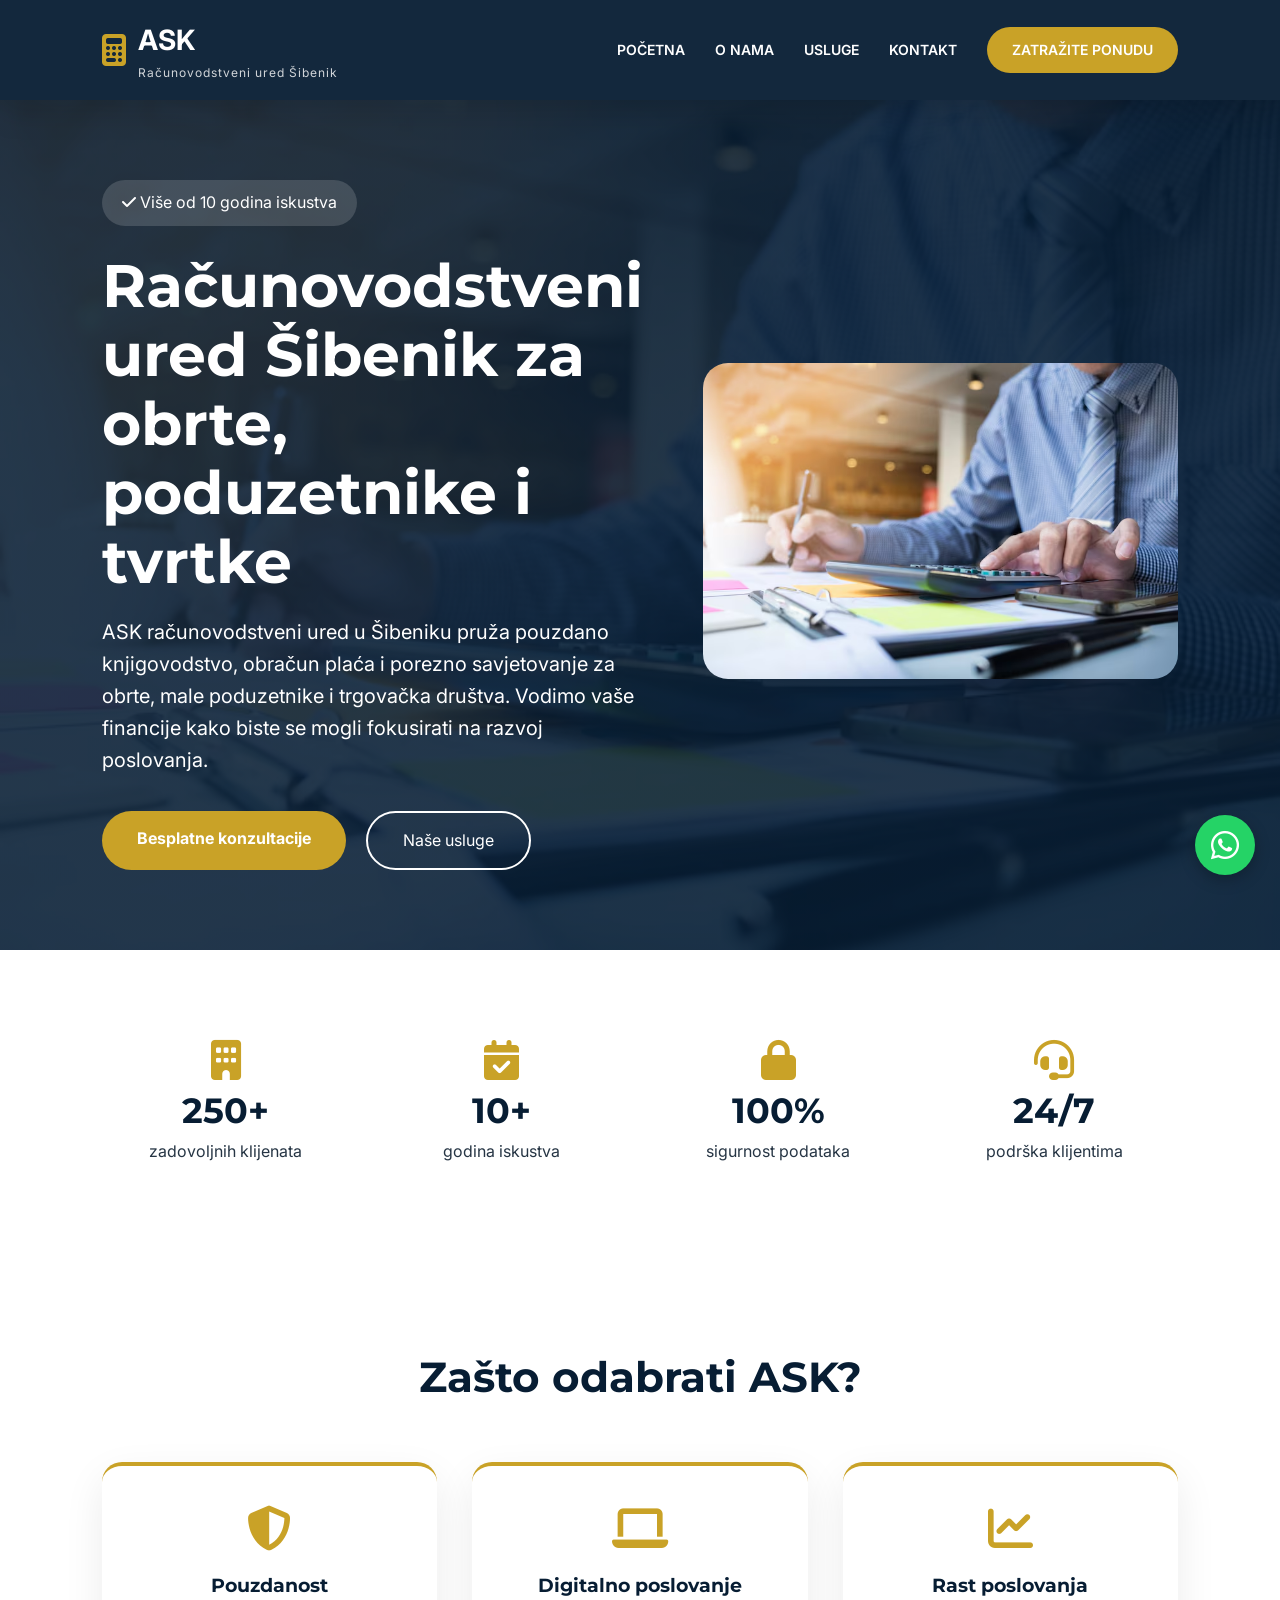
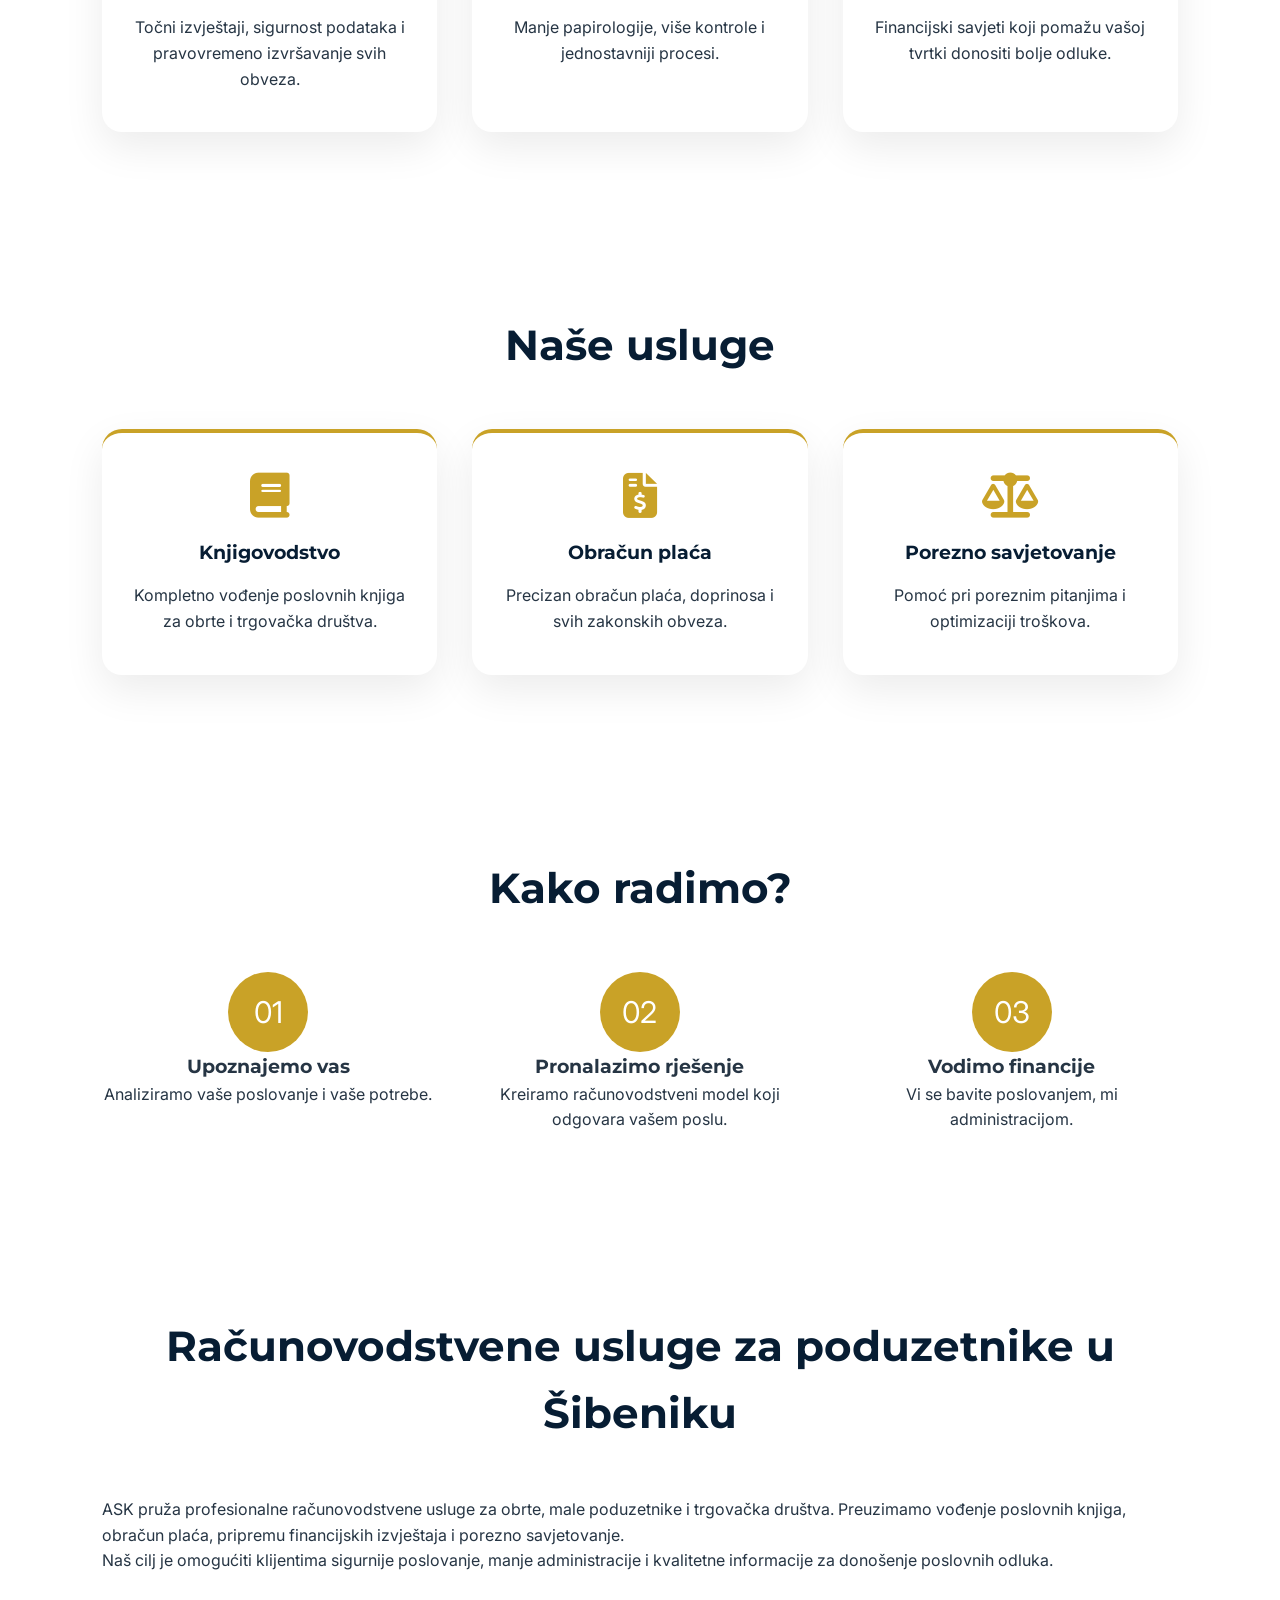
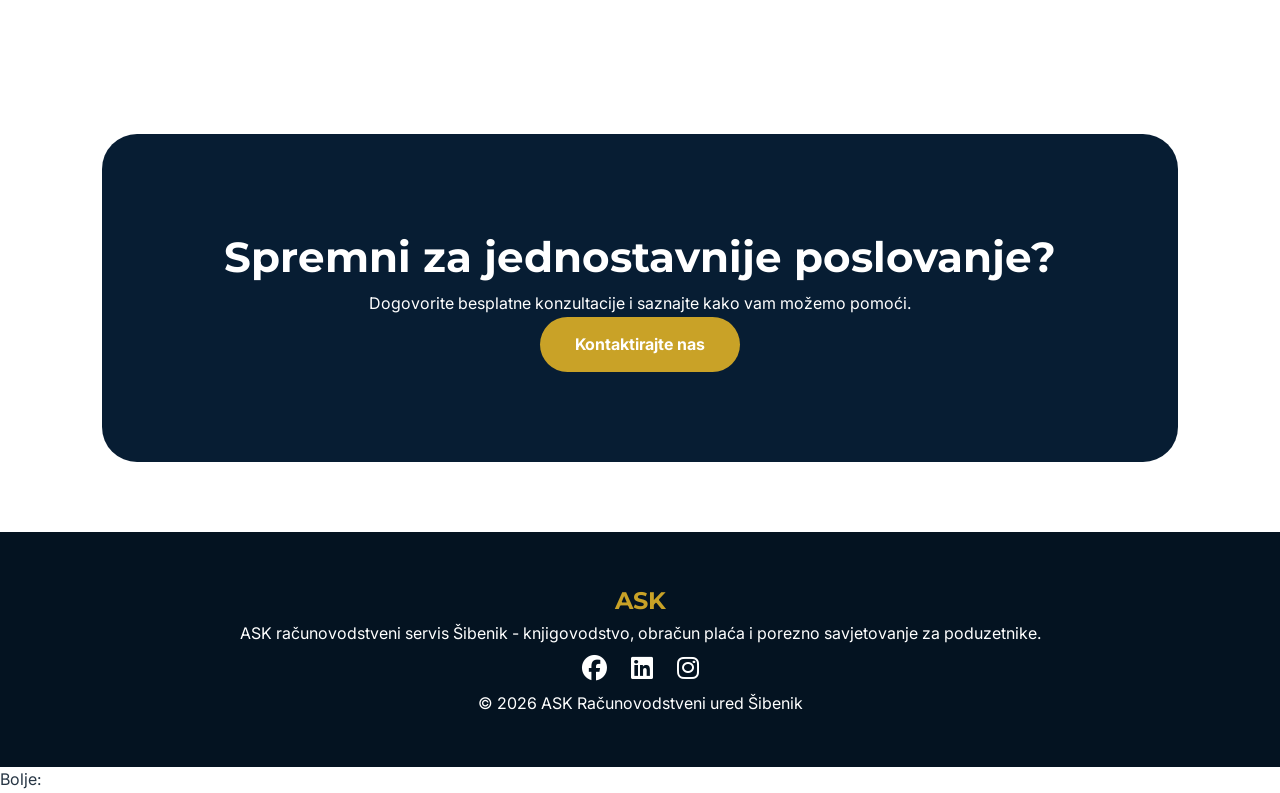
<file: index.html>
<!doctype html>
<html lang="hr">
  <head>
    <meta charset="UTF-8" />

    <meta name="viewport" content="width=device-width, initial-scale=1.0" />
    <meta name="robots" content="index, follow" />

    <meta name="author" content="ASK Računovodstveni servis" />

    <meta name="geo.region" content="HR-15" />

    <meta name="geo.placename" content="Šibenik" />

    <meta name="language" content="Croatian" />
    <meta
      name="description"
      content="ASK računovodstveni ured Šibenik pruža kompletno knjigovodstvo, obračun plaća i porezno savjetovanje za obrte, poduzetnike i tvrtke. Pouzdana podrška više od 10 godina."
    />

    <meta property="og:title" content="ASK Računovodstveni ured Šibenik" />
    <meta
      property="og:description"
      content="Knjigovodstvo, obračun plaća i porezno savjetovanje za obrte i tvrtke."
    />
    <meta
      property="og:image"
      content="https://racunovodstvo-ask.hr/images/slika.jpg"
    />
    <meta property="og:url" content="https://racunovodstvo-ask.hr/" />
    <meta property="og:type" content="website" />
    <meta property="og:locale" content="hr_HR" />
    <link rel="icon" type="image/x-icon" href="images/favicon.ico" />
    <title>
      Računovodstveni ured Šibenik | ASK knjigovodstvo i porezno savjetovanje
    </title>

    <link rel="stylesheet" href="css/style.css" />
    <link rel="canonical" href="https://racunovodstvo-ask.hr/" />
    <link rel="preconnect" href="https://fonts.googleapis.com" />
    <link rel="preconnect" href="https://fonts.gstatic.com" crossorigin />

    <link
      href="https://fonts.googleapis.com/css2?family=Inter:wght@400;500;600;700&family=Montserrat:wght@700;800&display=swap"
      rel="stylesheet"
    />

    <link
      rel="stylesheet"
      href="https://cdnjs.cloudflare.com/ajax/libs/font-awesome/6.5.1/css/all.min.css"
    />
  </head>

  <body>
    <!-- HEADER -->

    <header>
      <a href="index.html" class="logo">
        <i class="fa-solid fa-calculator"></i>

        <div>
          <strong>ASK</strong>

          <span>Računovodstveni ured Šibenik</span>
        </div>
      </a>

      <nav id="menu">
        <a href="index.html">Početna</a>
        <a href="o-nama.html">O nama</a>
        <a href="usluge.html">Usluge</a>
        <a href="kontakt.html">Kontakt</a>

        <a class="nav-btn" href="kontakt.html"> Zatražite ponudu </a>
      </nav>

      <div class="hamburger" onclick="toggleMenu()">
        <i class="fa-solid fa-bars"></i>
      </div>
    </header>

    <!-- HERO -->

    <section class="hero">
      <div class="hero-text">
        <div class="badge">
          <i class="fa-solid fa-check"></i>

          Više od 10 godina iskustva
        </div>

        <h1>Računovodstveni ured Šibenik za obrte, poduzetnike i tvrtke</h1>

        <p>
          ASK računovodstveni ured u Šibeniku pruža pouzdano knjigovodstvo,
          obračun plaća i porezno savjetovanje za obrte, male poduzetnike i
          trgovačka društva. Vodimo vaše financije kako biste se mogli
          fokusirati na razvoj poslovanja.
        </p>

        <div class="hero-buttons">
          <a class="btn" href="kontakt.html"> Besplatne konzultacije </a>

          <a class="outline-btn" href="usluge.html"> Naše usluge </a>
        </div>
      </div>

      <div class="hero-image">
        <img
          src="images/racunovodstveni-ured-sibenik.jpg"
          alt="Računovodstveni ured Šibenik"
        />
      </div>
    </section>

    <!-- TRUST -->

    <section class="trust">
      <div>
        <i class="fa-solid fa-building"></i>

        <h3>250+</h3>

        <p>zadovoljnih klijenata</p>
      </div>

      <div>
        <i class="fa-solid fa-calendar-check"></i>

        <h3>10+</h3>

        <p>godina iskustva</p>
      </div>

      <div>
        <i class="fa-solid fa-lock"></i>

        <h3>100%</h3>

        <p>sigurnost podataka</p>
      </div>

      <div>
        <i class="fa-solid fa-headset"></i>

        <h3>24/7</h3>

        <p>podrška klijentima</p>
      </div>
    </section>

    <!-- WHY -->

    <section>
      <h2 class="title">Zašto odabrati ASK?</h2>

      <div class="cards">
        <div class="card">
          <i class="fa-solid fa-shield-halved"></i>

          <h3>Pouzdanost</h3>

          <p>
            Točni izvještaji, sigurnost podataka i pravovremeno izvršavanje svih
            obveza.
          </p>
        </div>

        <div class="card">
          <i class="fa-solid fa-laptop"></i>

          <h3>Digitalno poslovanje</h3>

          <p>Manje papirologije, više kontrole i jednostavniji procesi.</p>
        </div>

        <div class="card">
          <i class="fa-solid fa-chart-line"></i>

          <h3>Rast poslovanja</h3>

          <p>
            Financijski savjeti koji pomažu vašoj tvrtki donositi bolje odluke.
          </p>
        </div>
      </div>
    </section>

    <!-- SERVICES -->

    <section class="services-section">
      <h2 class="title">Naše usluge</h2>

      <div class="cards">
        <div class="card">
          <i class="fa-solid fa-book"></i>

          <h3>Knjigovodstvo</h3>

          <p>
            Kompletno vođenje poslovnih knjiga za obrte i trgovačka društva.
          </p>
        </div>

        <div class="card">
          <i class="fa-solid fa-file-invoice-dollar"></i>

          <h3>Obračun plaća</h3>

          <p>Precizan obračun plaća, doprinosa i svih zakonskih obveza.</p>
        </div>

        <div class="card">
          <i class="fa-solid fa-scale-balanced"></i>

          <h3>Porezno savjetovanje</h3>

          <p>Pomoć pri poreznim pitanjima i optimizaciji troškova.</p>
        </div>
      </div>
    </section>

    <!-- PROCESS -->

    <section class="process">
      <h2 class="title">Kako radimo?</h2>

      <div class="steps">
        <div>
          <span>01</span>

          <h3>Upoznajemo vas</h3>

          <p>Analiziramo vaše poslovanje i vaše potrebe.</p>
        </div>

        <div>
          <span>02</span>

          <h3>Pronalazimo rješenje</h3>

          <p>Kreiramo računovodstveni model koji odgovara vašem poslu.</p>
        </div>

        <div>
          <span>03</span>

          <h3>Vodimo financije</h3>

          <p>Vi se bavite poslovanjem, mi administracijom.</p>
        </div>
      </div>
    </section>

    <!-- CTA -->

    <section>
      <h2 class="title">Računovodstvene usluge za poduzetnike u Šibeniku</h2>

      <p>
        ASK pruža profesionalne računovodstvene usluge za obrte, male
        poduzetnike i trgovačka društva. Preuzimamo vođenje poslovnih knjiga,
        obračun plaća, pripremu financijskih izvještaja i porezno savjetovanje.
      </p>

      <p>
        Naš cilj je omogućiti klijentima sigurnije poslovanje, manje
        administracije i kvalitetne informacije za donošenje poslovnih odluka.
      </p>
    </section>

    <section class="cta">
      <h2>Spremni za jednostavnije poslovanje?</h2>

      <p>
        Dogovorite besplatne konzultacije i saznajte kako vam možemo pomoći.
      </p>

      <a class="btn" href="kontakt.html"> Kontaktirajte nas </a>
    </section>

    <!-- FOOTER -->

    <footer>
      <h2>ASK</h2>

      <p>
        ASK računovodstveni servis Šibenik - knjigovodstvo, obračun plaća i
        porezno savjetovanje za poduzetnike.
      </p>

      <div class="social">
        <i class="fa-brands fa-facebook"></i>

        <i class="fa-brands fa-linkedin"></i>

        <i class="fa-brands fa-instagram"></i>
      </div>

      <p class="copy">© 2026 ASK Računovodstveni ured Šibenik</p>
    </footer>

    <!-- WhatsApp-->
    <a
      href="https://wa.me/385989537524?text="
      target="_blank"
      class="whatsapp-btn"
    >
      <i class="fa-brands fa-whatsapp"></i>
    </a>
    <script>
      function toggleMenu() {
        document.getElementById("menu").classList.toggle("active");
      }
    </script>

    Bolje:

    <script type="application/ld+json">
      {
        "@context": "https://schema.org",
        "@type": "AccountingService",
        "name": "ASK Računovodstveni servis",
        "url": "https://racunovodstvo-ask.hr",
        "areaServed": {
          "@type": "City",
          "name": "Šibenik"
        },
        "serviceType": [
          "Knjigovodstvo",
          "Računovodstvo",
          "Obračun plaća",
          "Porezno savjetovanje"
        ],
        "address": {
          "@type": "PostalAddress",
          "addressLocality": "Šibenik",
          "addressCountry": "HR"
        }
      }
    </script>
  </body>
</html>
</file>
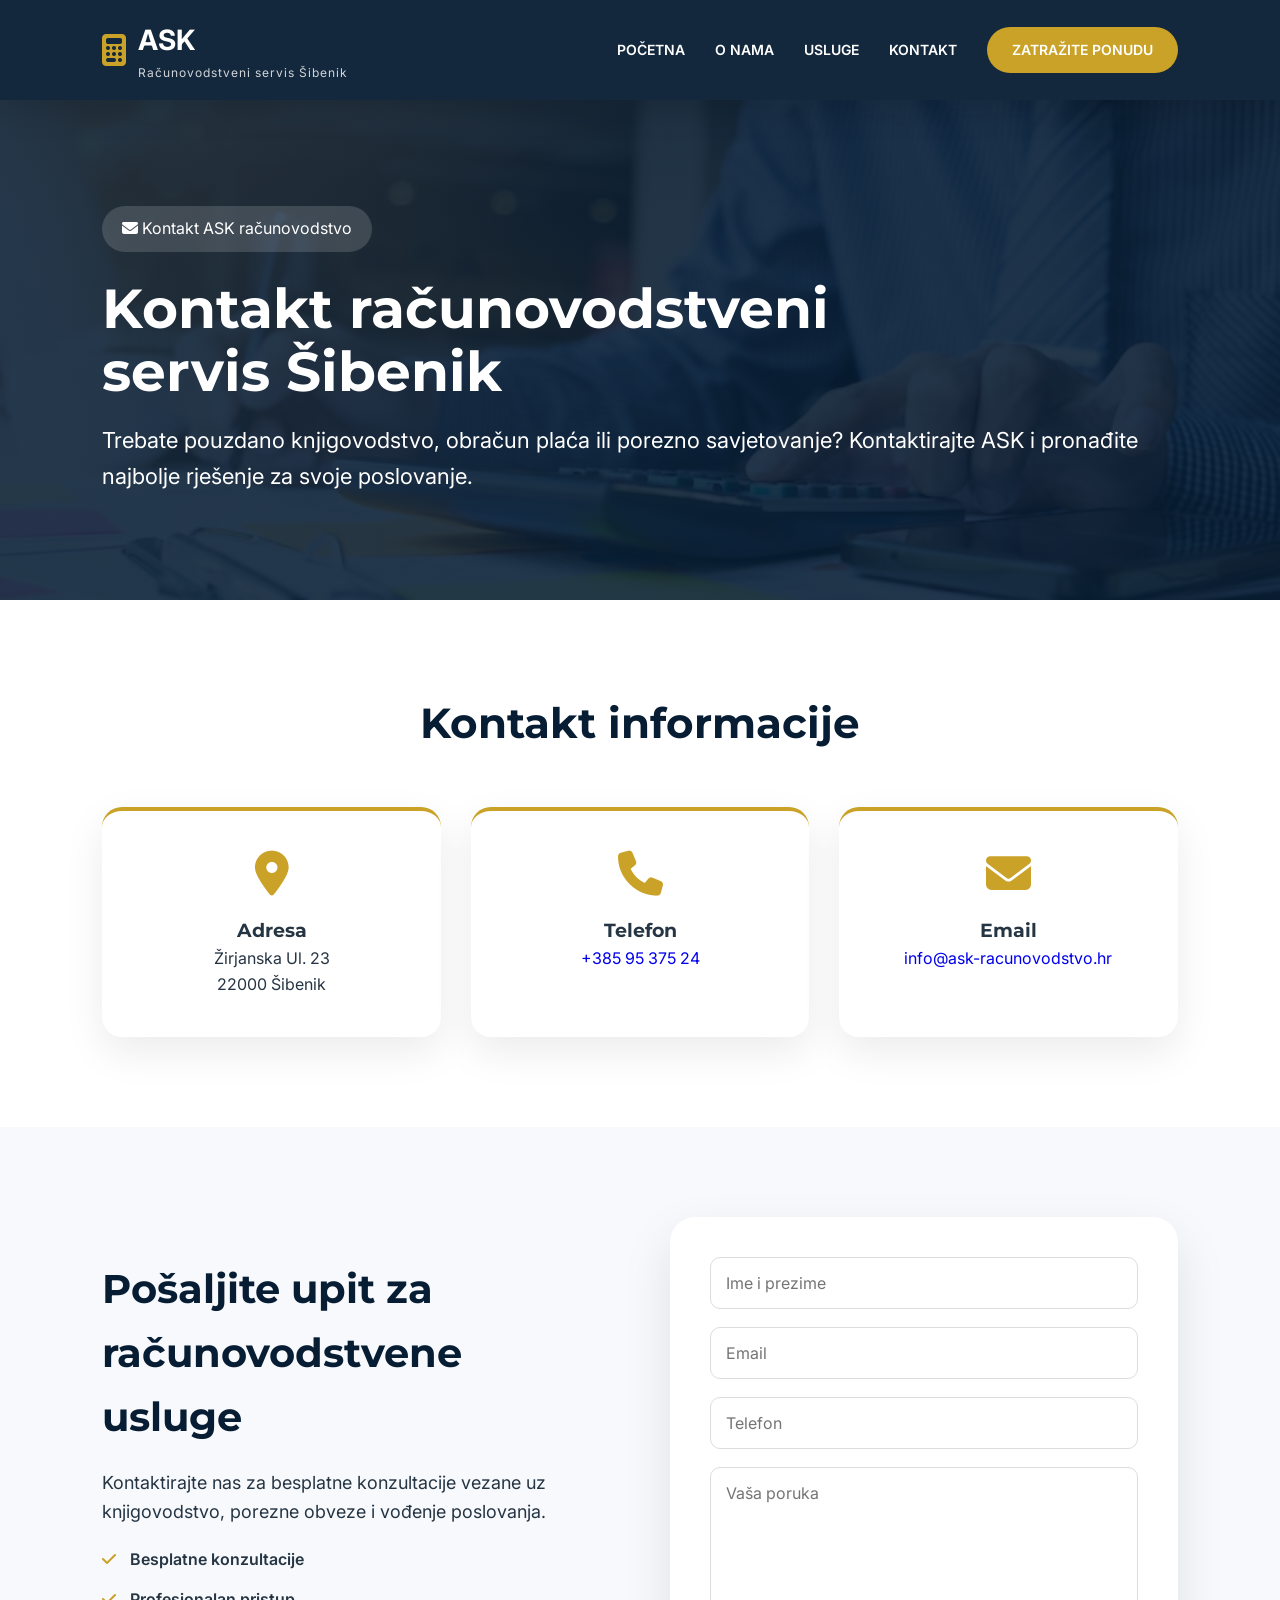
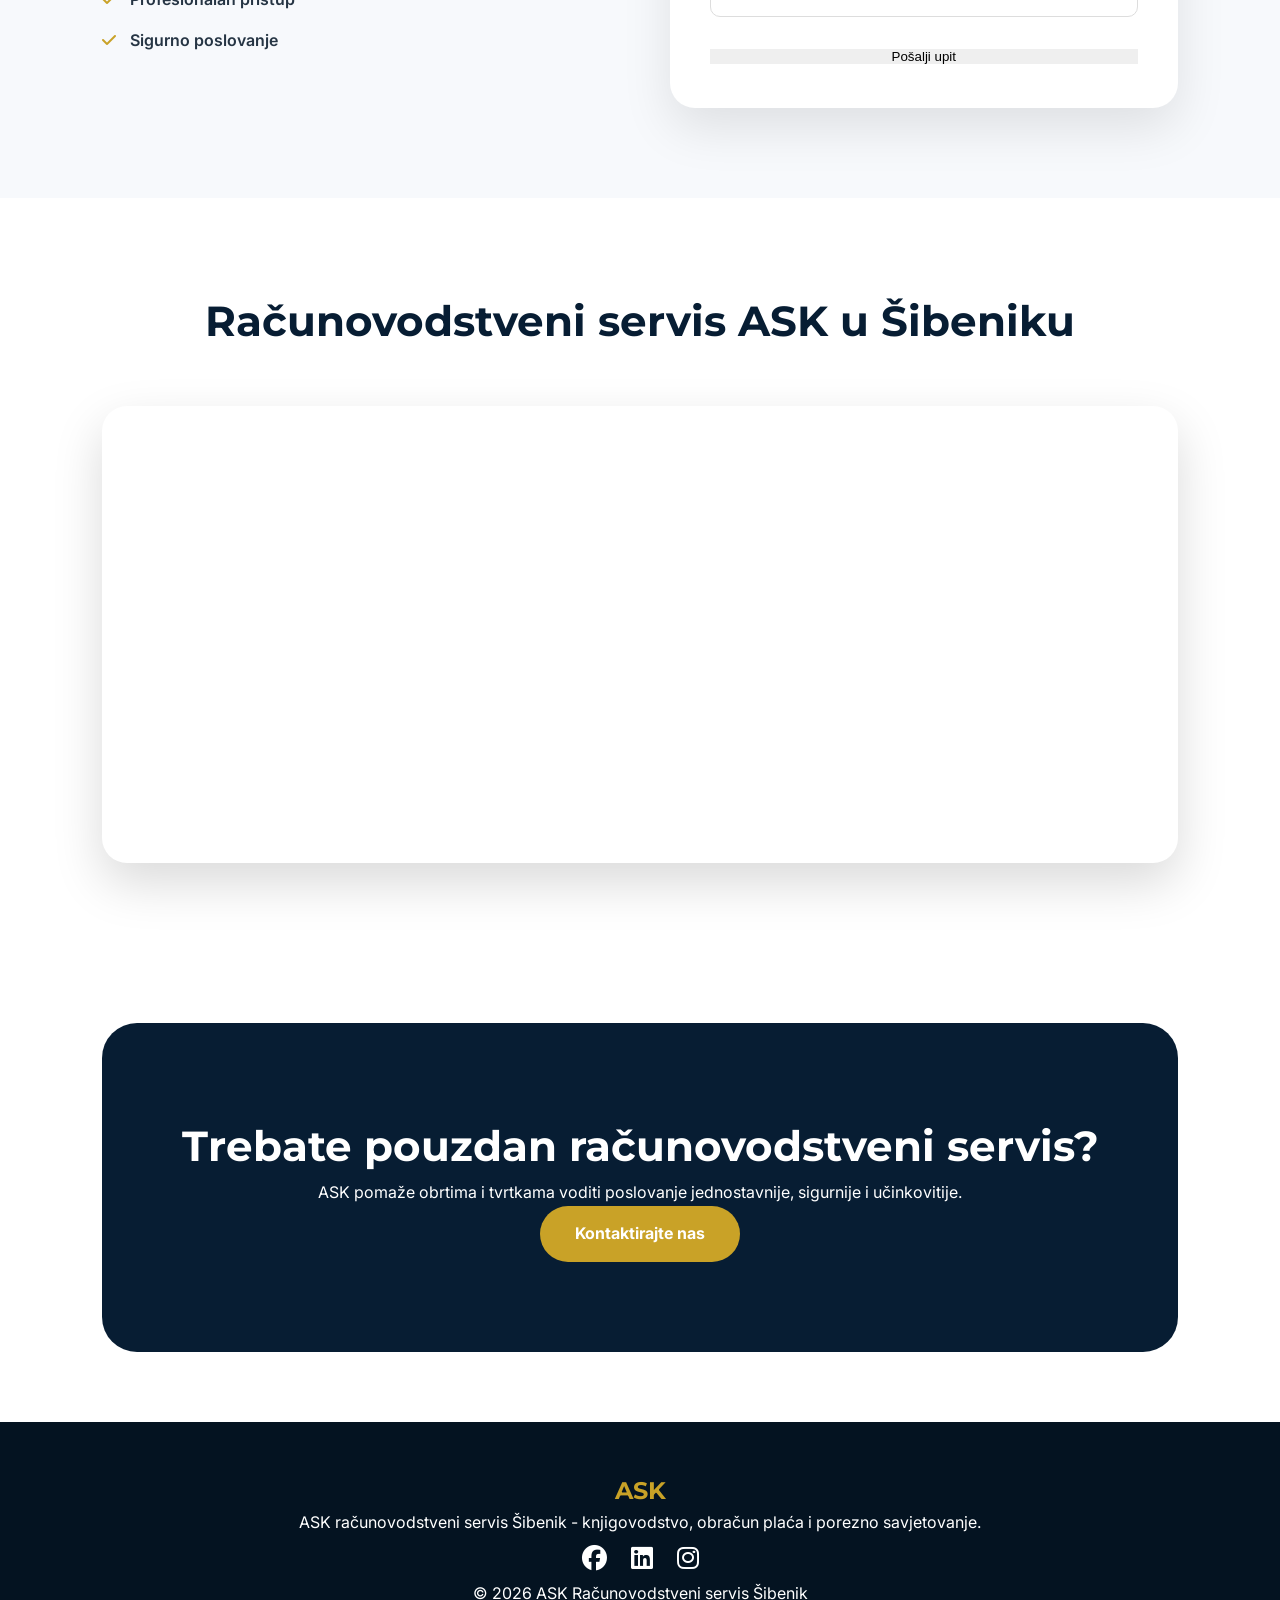
<file: kontakt.html>
<!doctype html>
<html lang="hr">
  <head>
    <meta charset="UTF-8" />

    <meta name="viewport" content="width=device-width, initial-scale=1.0" />
    <meta name="robots" content="index, follow" />

    <meta name="author" content="ASK Računovodstveni servis" />

    <meta name="geo.region" content="HR-15" />

    <meta name="geo.placename" content="Šibenik" />

    <meta name="language" content="Croatian" />
    <meta
      name="description"
      content="Kontaktirajte ASK računovodstveni servis u Šibeniku. Nudimo knjigovodstvo, obračun plaća, porezno savjetovanje i podršku za obrte i tvrtke."
    />

    <link rel="canonical" href="https://racunovodstvo-ask.hr/kontakt.html" />
    <link rel="icon" type="image/x-icon" href="images/favicon.ico" />
    <title>
      Kontakt ASK računovodstveni servis Šibenik | Knjigovodstvo i savjeti
    </title>

    <meta
      property="og:title"
      content="ASK računovodstveni servis Šibenik - Kontakt"
    />
    <meta
      property="og:description"
      content="Kontaktirajte ASK za profesionalno knjigovodstvo, obračun plaća i porezno savjetovanje."
    />
    <meta
      property="og:image"
      content="https://racunovodstvo-ask.hr/images/slika.jpg"
    />
    <meta
      property="og:url"
      content="https://racunovodstvo-ask.hr/kontakt.html"
    />
    <meta property="og:type" content="website" />
    <meta property="og:locale" content="hr_HR" />

    <link rel="stylesheet" href="css/style.css" />
    <link rel="stylesheet" href="css/kontakt.css" />

    <link rel="preconnect" href="https://fonts.googleapis.com" />
    <link rel="preconnect" href="https://fonts.gstatic.com" crossorigin />

    <link
      href="https://fonts.googleapis.com/css2?family=Inter:wght@400;500;600;700&family=Montserrat:wght@700;800&display=swap"
      rel="stylesheet"
    />

    <link
      rel="stylesheet"
      href="https://cdnjs.cloudflare.com/ajax/libs/font-awesome/6.5.1/css/all.min.css"
    />

    <script type="application/ld+json">
      {
        "@context": "https://schema.org",
        "@type": "AccountingService",
        "name": "ASK Računovodstveni servis",
        "url": "https://racunovodstvo-ask.hr",
        "telephone": "+3859537524",
        "email": "info@ask-racunovodstvo.hr",
        "address": {
          "@type": "PostalAddress",
          "streetAddress": "Žirjanska Ul. 23",
          "addressLocality": "Šibenik",
          "postalCode": "22000",
          "addressCountry": "HR"
        },
        "areaServed": {
          "@type": "City",
          "name": "Šibenik"
        },
        "serviceType": [
          "Knjigovodstvo",
          "Računovodstvo",
          "Obračun plaća",
          "Porezno savjetovanje"
        ]
      }
    </script>
  </head>

  <body>
    <div id="alertBox" class="alert-box"></div>
    <header>
      <a href="index.html" class="logo">
        <i class="fa-solid fa-calculator"></i>

        <div>
          <strong>ASK</strong>

          <span>Računovodstveni servis Šibenik</span>
        </div>
      </a>

      <nav id="menu">
        <a href="index.html">Početna</a>

        <a href="o-nama.html">O nama</a>

        <a href="usluge.html">Usluge</a>

        <a href="kontakt.html">Kontakt</a>

        <a class="nav-btn" href="kontakt.html"> Zatražite ponudu </a>
      </nav>

      <div
        class="hamburger"
        onclick="toggleMenu()"
        aria-label="Otvori izbornik"
      >
        <i class="fa-solid fa-bars"></i>
      </div>
    </header>

    <section class="contact-hero">
      <div>
        <div class="badge">
          <i class="fa-solid fa-envelope"></i>

          Kontakt ASK računovodstvo
        </div>

        <h1>Kontakt računovodstveni servis Šibenik</h1>

        <p>
          Trebate pouzdano knjigovodstvo, obračun plaća ili porezno
          savjetovanje? Kontaktirajte ASK i pronađite najbolje rješenje za svoje
          poslovanje.
        </p>
      </div>
    </section>

    <section class="contact-section">
      <h2 class="title">Kontakt informacije</h2>

      <div class="contact-grid">
        <div class="contact-card">
          <i class="fa-solid fa-location-dot"></i>

          <h3>Adresa</h3>

          <p>
            Žirjanska Ul. 23<br />
            22000 Šibenik
          </p>
        </div>

        <div class="contact-card">
          <i class="fa-solid fa-phone"></i>

          <h3>Telefon</h3>

          <p>
            <a href="tel:+3859537524"> +385 95 375 24 </a>
          </p>
        </div>

        <div class="contact-card">
          <i class="fa-solid fa-envelope"></i>

          <h3>Email</h3>

          <p>
            <a href="mailto:info@ask-racunovodstvo.hr">
              info@ask-racunovodstvo.hr
            </a>
          </p>
        </div>
      </div>
    </section>

    <section class="contact-form-section">
      <div class="form-wrapper">
        <div class="form-text">
          <h2>Pošaljite upit za računovodstvene usluge</h2>

          <p>
            Kontaktirajte nas za besplatne konzultacije vezane uz knjigovodstvo,
            porezne obveze i vođenje poslovanja.
          </p>

          <div class="mini-info">
            <div>
              <i class="fa-solid fa-check"></i>
              Besplatne konzultacije
            </div>

            <div>
              <i class="fa-solid fa-check"></i>
              Profesionalan pristup
            </div>

            <div>
              <i class="fa-solid fa-check"></i>
              Sigurno poslovanje
            </div>
          </div>
        </div>

        <form class="contact-form" action="mail.php" method="POST">
          <input type="text" name="ime" placeholder="Ime i prezime" required />

          <input type="email" name="email" placeholder="Email" required />

          <input type="tel" name="telefon" placeholder="Telefon" />

          <textarea name="poruka" placeholder="Vaša poruka" required></textarea>

          <button type="submit">Pošalji upit</button>

        </form>
      </div>
    </section>

    <section class="map-section">
      <h2 class="title">Računovodstveni servis ASK u Šibeniku</h2>

      <div class="map-container">
        <iframe
          src="https://www.google.com/maps?q=Žirjanska+Ul.+23,+22000+Šibenik&output=embed"
          width="100%"
          height="450"
          style="border: 0"
          allowfullscreen=""
          loading="lazy"
          title="Lokacija ASK računovodstveni servis Šibenik"
        >
        </iframe>
      </div>
    </section>

    <section class="cta">
      <h2>Trebate pouzdan računovodstveni servis?</h2>

      <p>
        ASK pomaže obrtima i tvrtkama voditi poslovanje jednostavnije, sigurnije
        i učinkovitije.
      </p>

      <a class="btn" href="mailto:info@ask-racunovodstvo.hr">
        Kontaktirajte nas
      </a>
    </section>

    <footer>
      <h2>ASK</h2>

      <p>
        ASK računovodstveni servis Šibenik - knjigovodstvo, obračun plaća i
        porezno savjetovanje.
      </p>

      <div class="social">
        <i class="fa-brands fa-facebook"></i>

        <i class="fa-brands fa-linkedin"></i>

        <i class="fa-brands fa-instagram"></i>
      </div>

      <p class="copy">© 2026 ASK Računovodstveni servis Šibenik</p>
    </footer>

    <script>
      function toggleMenu() {
        document.getElementById("menu").classList.toggle("active");
      }

      const params = new URLSearchParams(window.location.search);

const status = params.get("status");

const alertBox = document.getElementById("alertBox");


if(status === "success") {

    alertBox.innerHTML =
    "✓ Poruka je uspješno poslana. Javit ćemo vam se uskoro.";

    alertBox.classList.add("alert-success");

}


if(status === "error") {

    alertBox.innerHTML =
    "✕ Došlo je do greške. Pokušajte ponovno.";

    alertBox.classList.add("alert-error");

}


if(status) {

    setTimeout(() => {

        alertBox.classList.add("show");

    },100);


    setTimeout(() => {

        alertBox.classList.remove("show");

    },5000);


    window.history.replaceState({}, document.title, "kontakt.html");

}
    </script>
  </body>
</html>
</file>
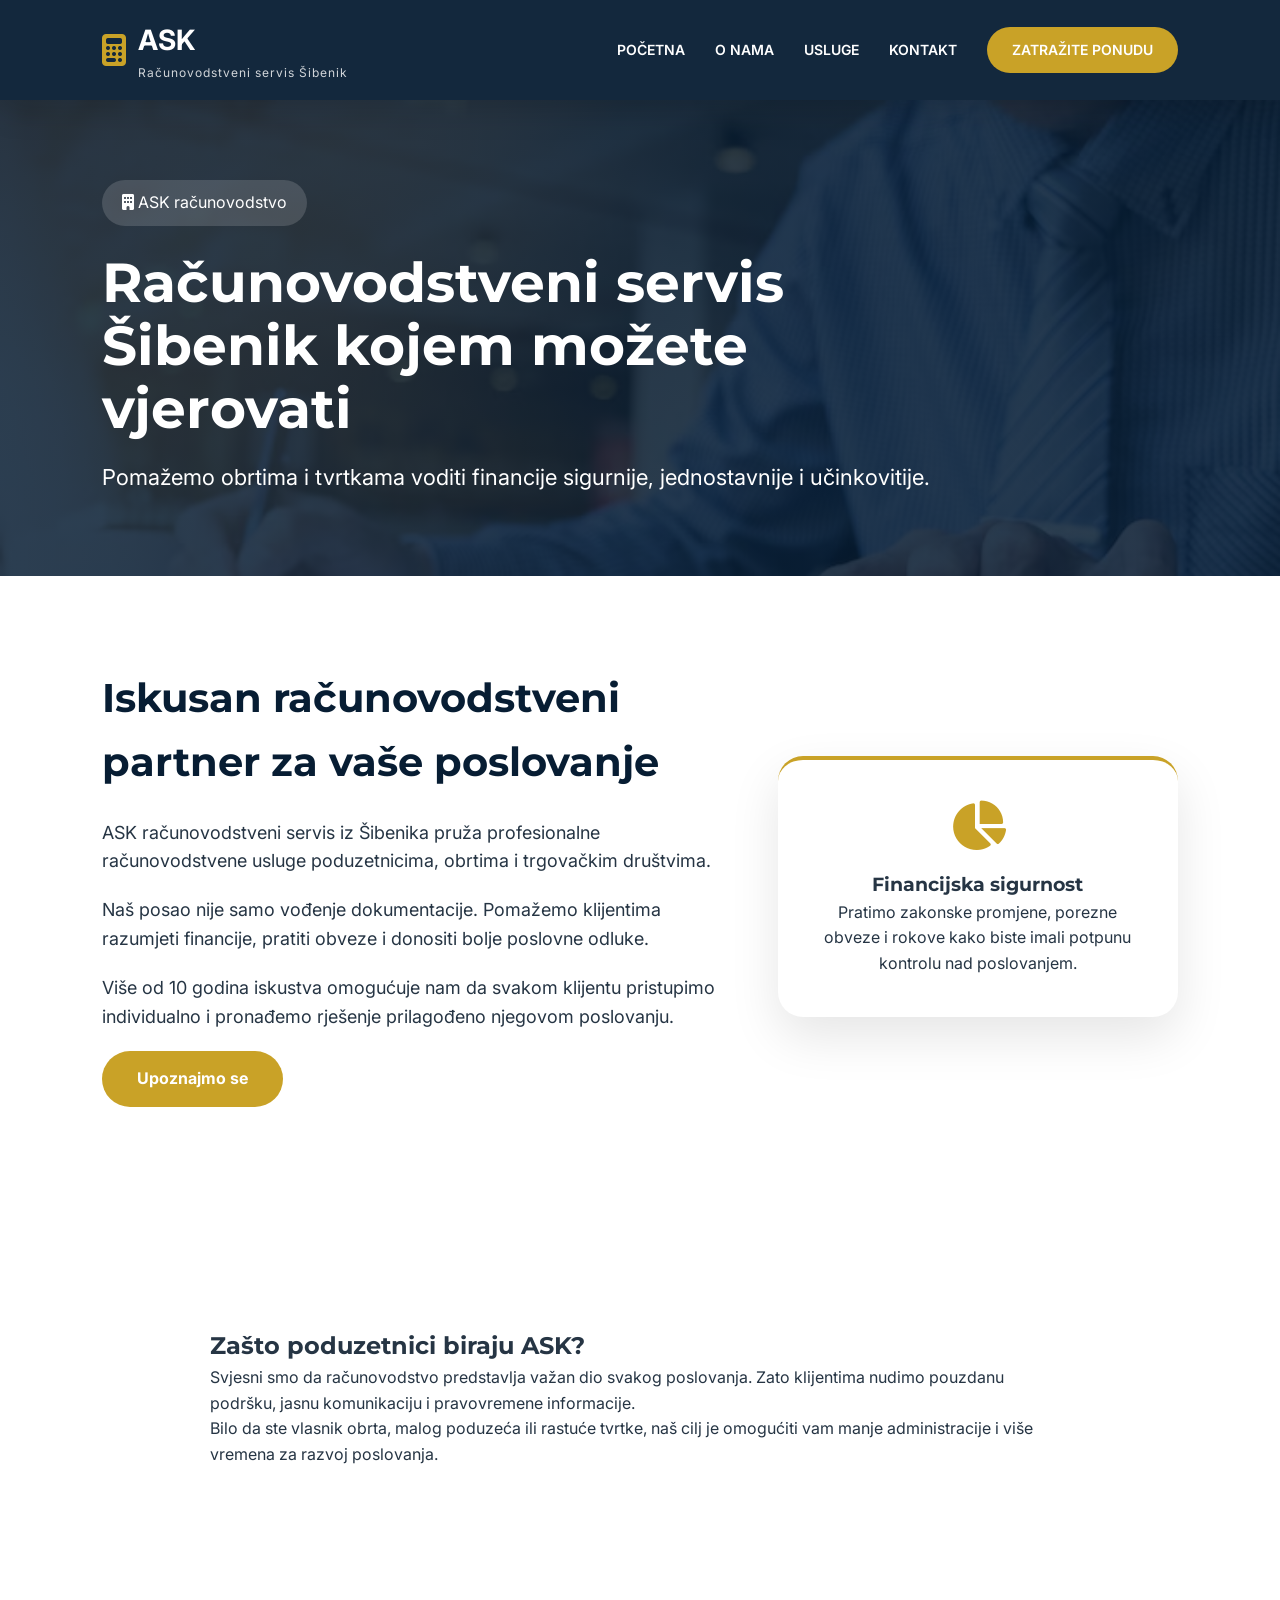
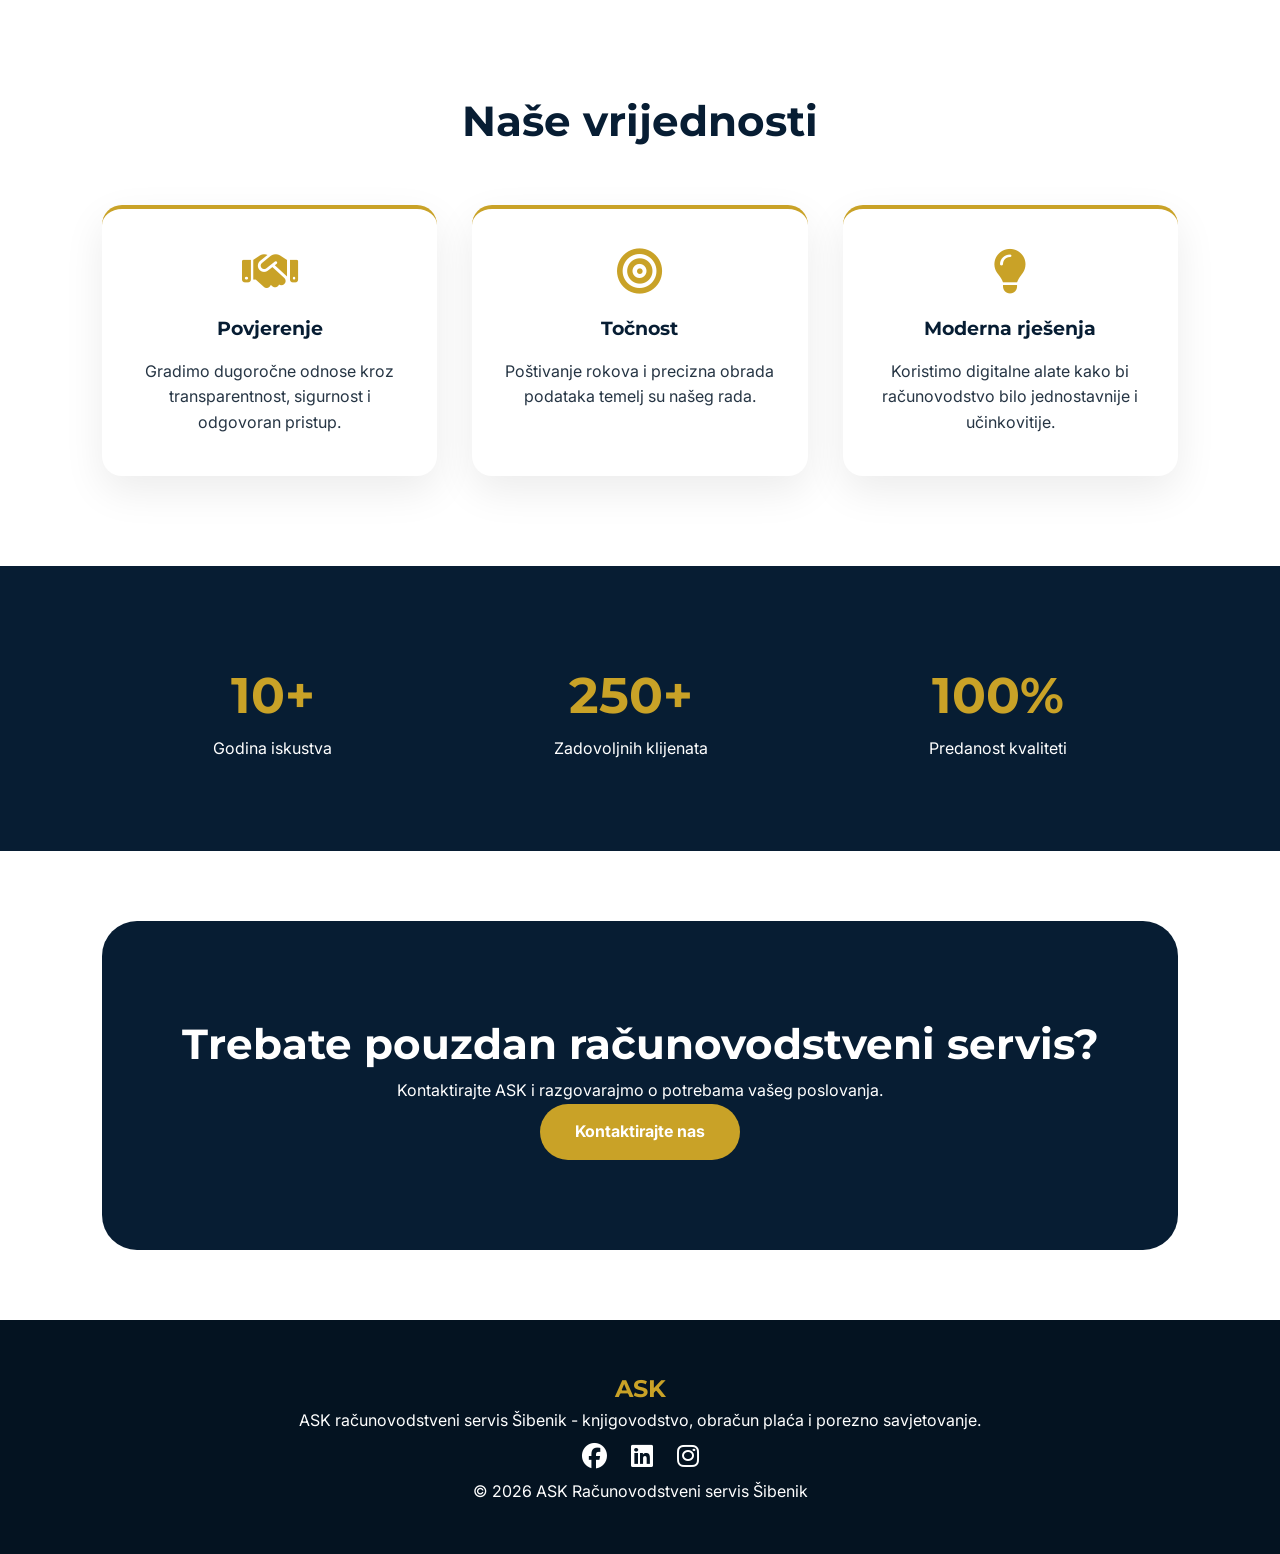
<file: o-nama.html>
<!doctype html>
<html lang="hr">
  <head>
    <meta charset="UTF-8" />

    <meta name="viewport" content="width=device-width, initial-scale=1.0" />
    <meta name="robots" content="index, follow" />

    <meta name="author" content="ASK Računovodstveni servis" />

    <meta name="geo.region" content="HR-15" />

    <meta name="geo.placename" content="Šibenik" />

    <meta name="language" content="Croatian" />
    <meta
      name="description"
      content="Upoznajte ASK računovodstveni servis Šibenik. Iskusni partner za knjigovodstvo, obračun plaća, porezno savjetovanje i financijsku podršku obrtnicima i tvrtkama."
    />

    <link rel="canonical" href="https://racunovodstvo-ask.hr/o-nama.html" />

    <title>
      O nama | ASK računovodstveni servis Šibenik - iskustvo i povjerenje
    </title>
    <link rel="icon" type="image/x-icon" href="images/favicon.ico" />
    <meta
      property="og:title"
      content="ASK računovodstveni servis Šibenik - O nama"
    />

    <meta
      property="og:description"
      content="Saznajte više o ASK računovodstvenom servisu, našem iskustvu i načinu rada."
    />

    <meta
      property="og:url"
      content="https://racunovodstvo-ask.hr/o-nama.html"
    />

    <meta property="og:type" content="website" />

    <meta property="og:locale" content="hr_HR" />

    <link rel="stylesheet" href="css/style.css" />

    <link rel="stylesheet" href="css/o-nama.css" />

    <link rel="preconnect" href="https://fonts.googleapis.com" />

    <link rel="preconnect" href="https://fonts.gstatic.com" crossorigin />

    <link
      href="https://fonts.googleapis.com/css2?family=Inter:wght@400;500;600;700&family=Montserrat:wght@700;800&display=swap"
      rel="stylesheet"
    />

    <link
      rel="stylesheet"
      href="https://cdnjs.cloudflare.com/ajax/libs/font-awesome/6.5.1/css/all.min.css"
    />

    <script type="application/ld+json">
      {
        "@context": "https://schema.org",

        "@type": "AccountingService",

        "name": "ASK Računovodstveni servis",

        "url": "https://racunovodstvo-ask.hr",

        "areaServed": {
          "@type": "City",
          "name": "Šibenik"
        },

        "description": "Računovodstveni servis koji pruža knjigovodstvo, obračun plaća i porezno savjetovanje za obrte i tvrtke.",

        "foundingDate": "2016",

        "serviceType": [
          "Računovodstvo",
          "Knjigovodstvo",
          "Obračun plaća",
          "Porezno savjetovanje"
        ]
      }
    </script>
  </head>

  <body>
    <header>
      <a href="index.html" class="logo">
        <i class="fa-solid fa-calculator"></i>

        <div>
          <strong>ASK</strong>

          <span>Računovodstveni servis Šibenik</span>
        </div>
      </a>

      <nav id="menu">
        <a href="index.html"> Početna </a>

        <a href="o-nama.html"> O nama </a>

        <a href="usluge.html"> Usluge </a>

        <a href="kontakt.html"> Kontakt </a>

        <a class="nav-btn" href="kontakt.html"> Zatražite ponudu </a>
      </nav>

      <div
        class="hamburger"
        onclick="toggleMenu()"
        aria-label="Otvori izbornik"
      >
        <i class="fa-solid fa-bars"></i>
      </div>
    </header>

    <section class="about-hero">
      <div>
        <div class="badge">
          <i class="fa-solid fa-building"></i>

          ASK računovodstvo
        </div>

        <h1>Računovodstveni servis Šibenik kojem možete vjerovati</h1>

        <p>
          Pomažemo obrtima i tvrtkama voditi financije sigurnije, jednostavnije
          i učinkovitije.
        </p>
      </div>
    </section>

    <section class="about-intro">
      <div class="about-text">
        <h2>Iskusan računovodstveni partner za vaše poslovanje</h2>

        <p>
          ASK računovodstveni servis iz Šibenika pruža profesionalne
          računovodstvene usluge poduzetnicima, obrtima i trgovačkim društvima.
        </p>

        <p>
          Naš posao nije samo vođenje dokumentacije. Pomažemo klijentima
          razumjeti financije, pratiti obveze i donositi bolje poslovne odluke.
        </p>

        <p>
          Više od 10 godina iskustva omogućuje nam da svakom klijentu pristupimo
          individualno i pronađemo rješenje prilagođeno njegovom poslovanju.
        </p>

        <a class="btn" href="kontakt.html"> Upoznajmo se </a>
      </div>

      <div class="about-card">
        <i class="fa-solid fa-chart-pie"></i>

        <h3>Financijska sigurnost</h3>

        <p>
          Pratimo zakonske promjene, porezne obveze i rokove kako biste imali
          potpunu kontrolu nad poslovanjem.
        </p>
      </div>
    </section>

    <section>
      <div style="max-width: 900px; margin: auto; padding: 40px 20px">
        <h2>Zašto poduzetnici biraju ASK?</h2>

        <p>
          Svjesni smo da računovodstvo predstavlja važan dio svakog poslovanja.
          Zato klijentima nudimo pouzdanu podršku, jasnu komunikaciju i
          pravovremene informacije.
        </p>

        <p>
          Bilo da ste vlasnik obrta, malog poduzeća ili rastuće tvrtke, naš cilj
          je omogućiti vam manje administracije i više vremena za razvoj
          poslovanja.
        </p>
      </div>
    </section>

    <section class="values">
      <h2 class="title">Naše vrijednosti</h2>

      <div class="cards">
        <div class="card">
          <i class="fa-solid fa-handshake"></i>

          <h3>Povjerenje</h3>

          <p>
            Gradimo dugoročne odnose kroz transparentnost, sigurnost i odgovoran
            pristup.
          </p>
        </div>

        <div class="card">
          <i class="fa-solid fa-bullseye"></i>

          <h3>Točnost</h3>

          <p>
            Poštivanje rokova i precizna obrada podataka temelj su našeg rada.
          </p>
        </div>

        <div class="card">
          <i class="fa-solid fa-lightbulb"></i>

          <h3>Moderna rješenja</h3>

          <p>
            Koristimo digitalne alate kako bi računovodstvo bilo jednostavnije i
            učinkovitije.
          </p>
        </div>
      </div>
    </section>

    <section class="about-stats">
      <div>
        <h2>10+</h2>

        <p>Godina iskustva</p>
      </div>

      <div>
        <h2>250+</h2>

        <p>Zadovoljnih klijenata</p>
      </div>

      <div>
        <h2>100%</h2>

        <p>Predanost kvaliteti</p>
      </div>
    </section>

    <section class="cta">
      <h2>Trebate pouzdan računovodstveni servis?</h2>

      <p>Kontaktirajte ASK i razgovarajmo o potrebama vašeg poslovanja.</p>

      <a class="btn" href="kontakt.html"> Kontaktirajte nas </a>
    </section>

    <footer>
      <h2>ASK</h2>

      <p>
        ASK računovodstveni servis Šibenik - knjigovodstvo, obračun plaća i
        porezno savjetovanje.
      </p>

      <div class="social">
        <i class="fa-brands fa-facebook"></i>

        <i class="fa-brands fa-linkedin"></i>

        <i class="fa-brands fa-instagram"></i>
      </div>

      <p class="copy">© 2026 ASK Računovodstveni servis Šibenik</p>
    </footer>

    <script>
      function toggleMenu() {
        document.getElementById("menu").classList.toggle("active");
      }
    </script>
  </body>
</html>
</file>
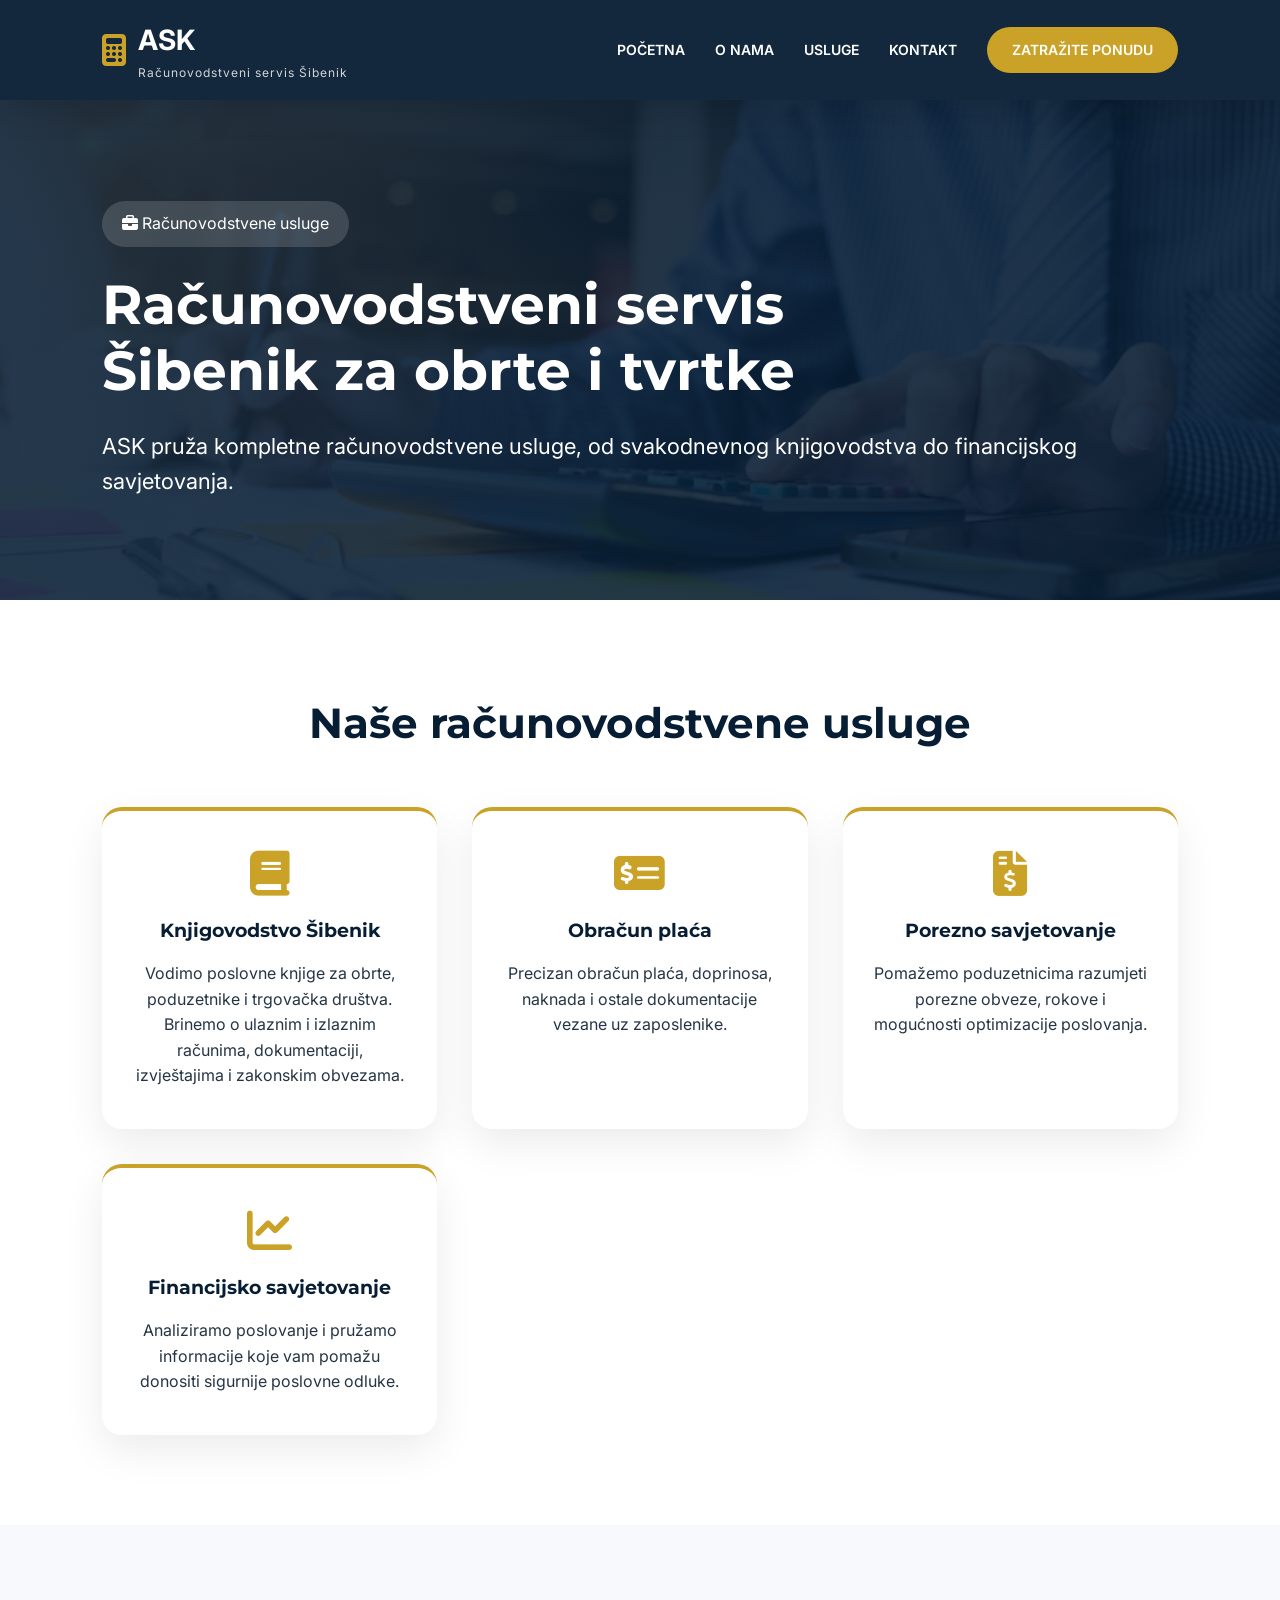
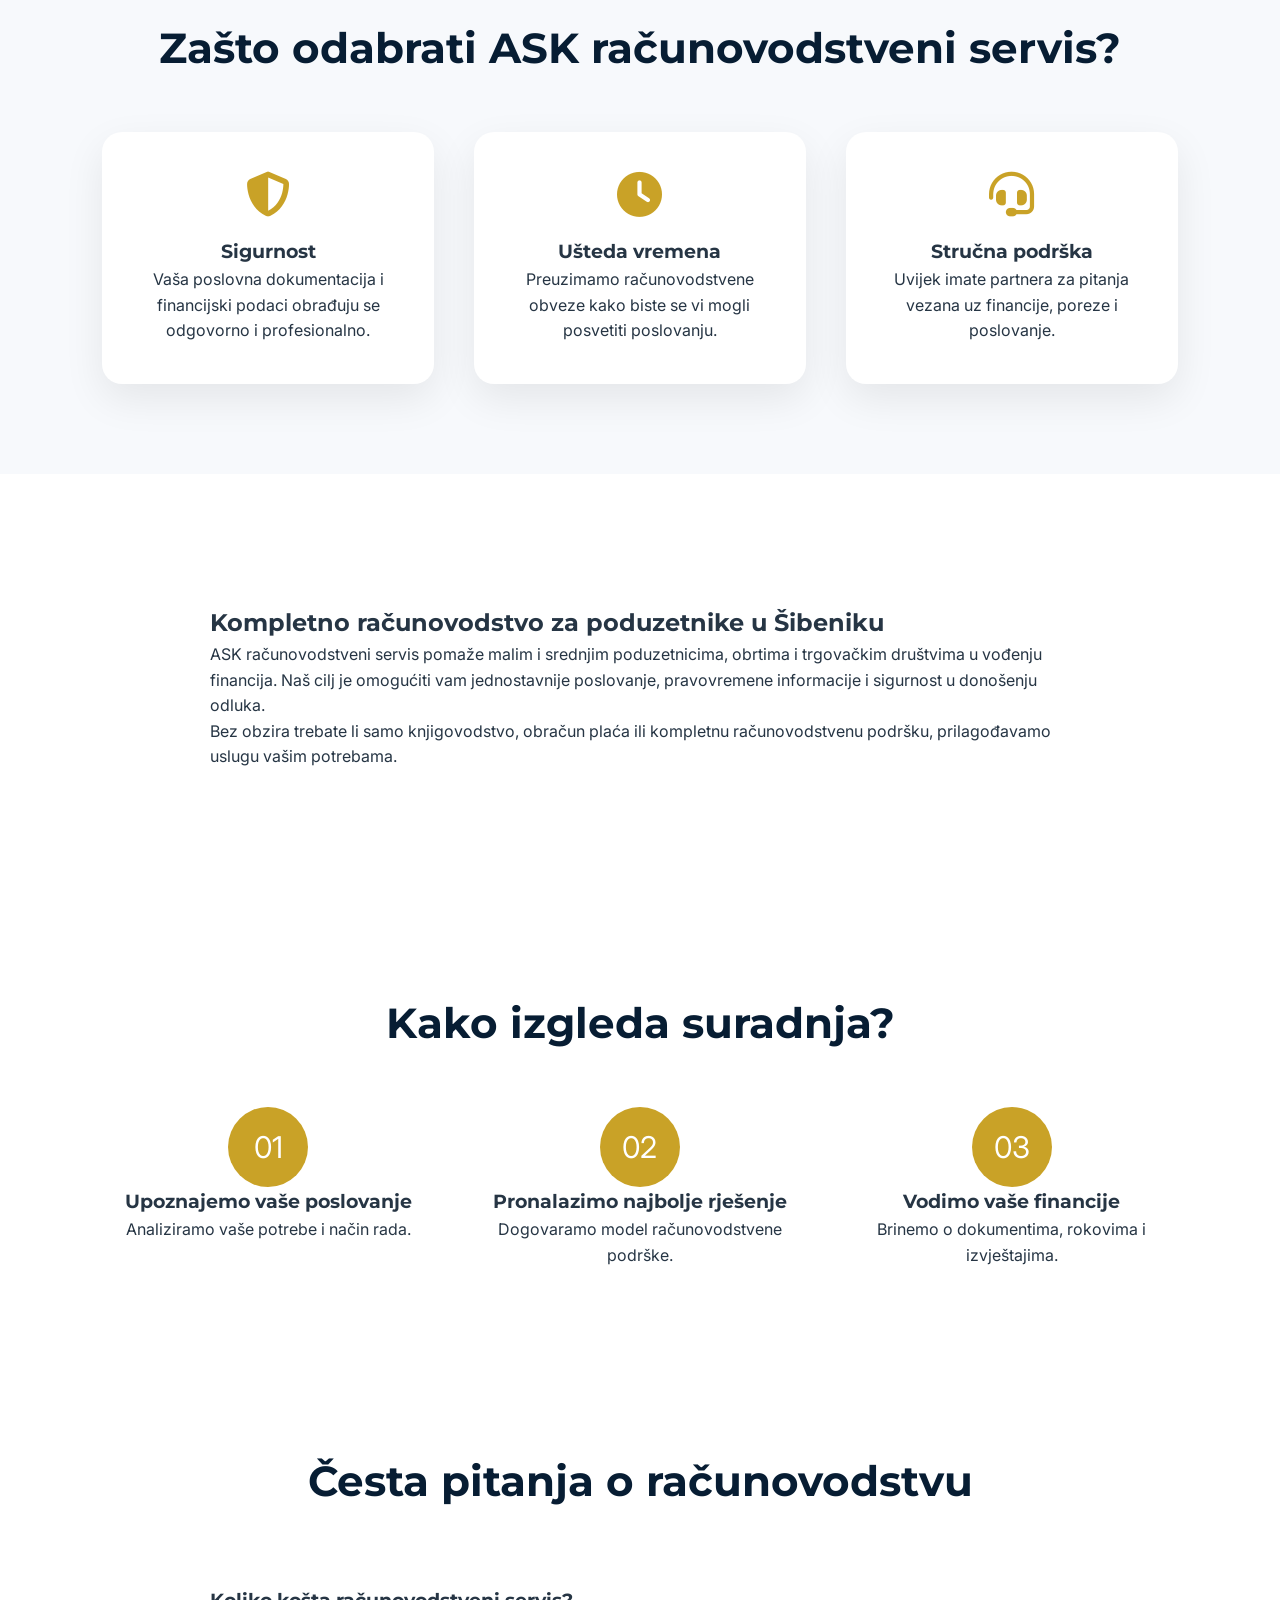
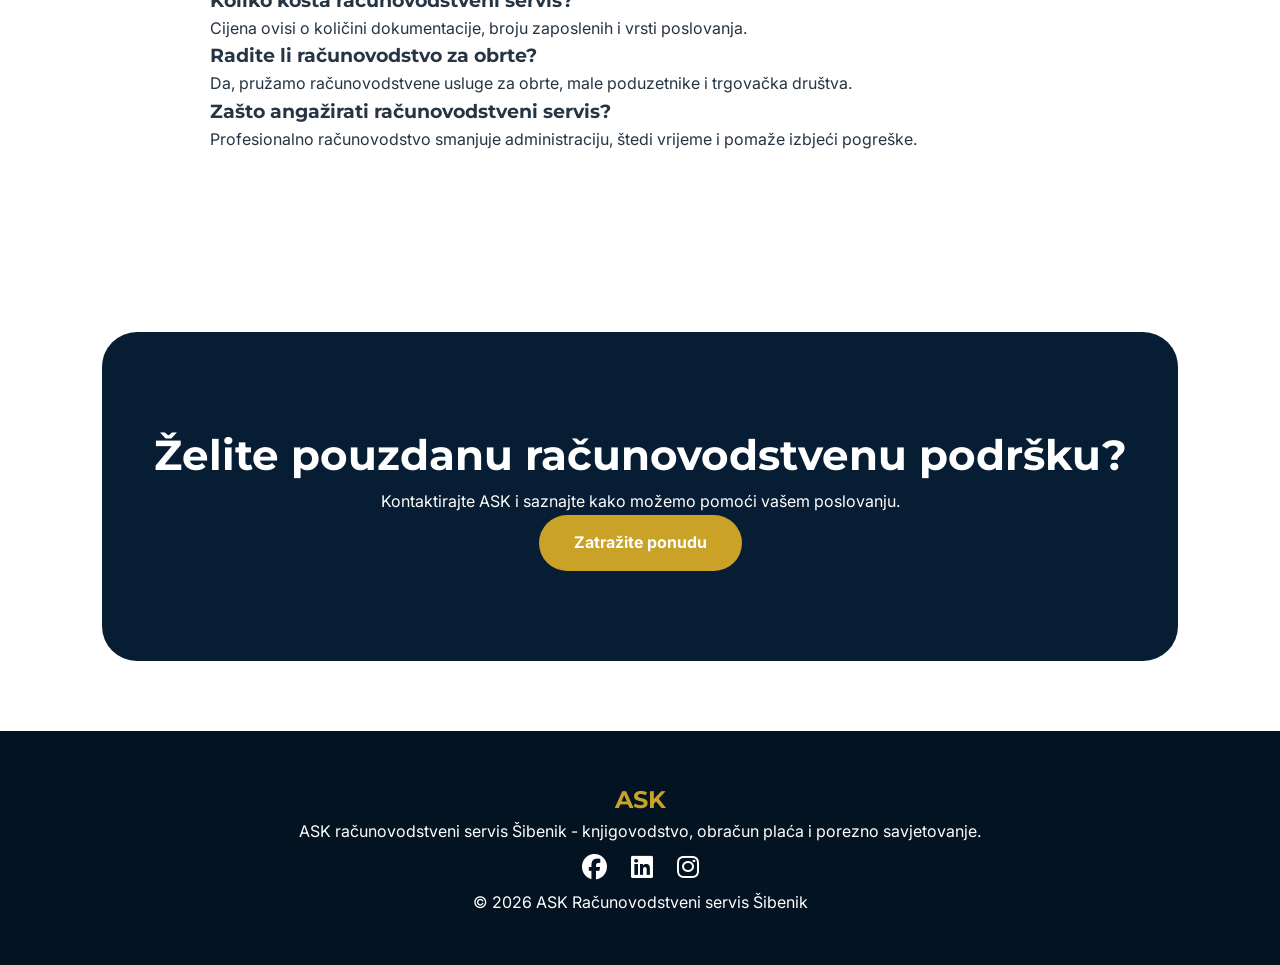
<file: usluge.html>
<!doctype html>
<html lang="hr">
  <head>
    <meta charset="UTF-8" />

    <meta name="viewport" content="width=device-width, initial-scale=1.0" />
    <meta name="robots" content="index, follow" />

    <meta name="author" content="ASK Računovodstveni servis" />

    <meta name="geo.region" content="HR-15" />

    <meta name="geo.placename" content="Šibenik" />

    <meta name="language" content="Croatian" />
    <meta
      name="description"
      content="ASK računovodstveni servis Šibenik pruža knjigovodstvo, obračun plaća, porezno savjetovanje i financijsku podršku za obrte i tvrtke."
    />

    <link rel="canonical" href="https://racunovodstvo-ask.hr/usluge.html" />

    <title>
      Računovodstvene usluge Šibenik | ASK knjigovodstvo, plaće i porezi
    </title>

    <meta property="og:title" content="ASK računovodstvene usluge Šibenik" />
    <link rel="icon" type="image/x-icon" href="images/favicon.ico" />
    <meta
      property="og:description"
      content="Profesionalno knjigovodstvo, obračun plaća i porezno savjetovanje za obrte i tvrtke."
    />

    <meta
      property="og:url"
      content="https://racunovodstvo-ask.hr/usluge.html"
    />

    <meta property="og:type" content="website" />

    <meta property="og:locale" content="hr_HR" />

    <link rel="stylesheet" href="css/style.css" />

    <link rel="stylesheet" href="css/usluge.css" />

    <link rel="preconnect" href="https://fonts.googleapis.com" />

    <link rel="preconnect" href="https://fonts.gstatic.com" crossorigin />

    <link
      href="https://fonts.googleapis.com/css2?family=Inter:wght@400;500;600;700&family=Montserrat:wght@700;800&display=swap"
      rel="stylesheet"
    />

    <link
      rel="stylesheet"
      href="https://cdnjs.cloudflare.com/ajax/libs/font-awesome/6.5.1/css/all.min.css"
    />

    <script type="application/ld+json">
      {
        "@context": "https://schema.org",
        "@type": "AccountingService",

        "name": "ASK Računovodstveni servis",

        "url": "https://racunovodstvo-ask.hr",

        "areaServed": {
          "@type": "City",
          "name": "Šibenik"
        },

        "serviceType": [
          "Knjigovodstvo",
          "Računovodstvo",
          "Obračun plaća",
          "Porezno savjetovanje",
          "Financijsko savjetovanje"
        ]
      }
    </script>
  </head>

  <body>
    <header>
      <a href="index.html" class="logo">
        <i class="fa-solid fa-calculator"></i>

        <div>
          <strong>ASK</strong>

          <span>Računovodstveni servis Šibenik</span>
        </div>
      </a>

      <nav id="menu">
        <a href="index.html"> Početna </a>

        <a href="o-nama.html"> O nama </a>

        <a href="usluge.html"> Usluge </a>

        <a href="kontakt.html"> Kontakt </a>

        <a class="nav-btn" href="kontakt.html"> Zatražite ponudu </a>
      </nav>

      <div
        class="hamburger"
        onclick="toggleMenu()"
        aria-label="Otvori izbornik"
      >
        <i class="fa-solid fa-bars"></i>
      </div>
    </header>

    <section class="services-hero">
      <div>
        <div class="badge">
          <i class="fa-solid fa-briefcase"></i>

          Računovodstvene usluge
        </div>

        <h1>Računovodstveni servis Šibenik za obrte i tvrtke</h1>

        <p>
          ASK pruža kompletne računovodstvene usluge, od svakodnevnog
          knjigovodstva do financijskog savjetovanja.
        </p>
      </div>
    </section>

    <section>
      <h2 class="title">Naše računovodstvene usluge</h2>

      <div class="cards">
        <div class="card">
          <i class="fa-solid fa-book"></i>

          <h3>Knjigovodstvo Šibenik</h3>

          <p>
            Vodimo poslovne knjige za obrte, poduzetnike i trgovačka društva.
            Brinemo o ulaznim i izlaznim računima, dokumentaciji, izvještajima i
            zakonskim obvezama.
          </p>
        </div>

        <div class="card">
          <i class="fa-solid fa-money-check-dollar"></i>

          <h3>Obračun plaća</h3>

          <p>
            Precizan obračun plaća, doprinosa, naknada i ostale dokumentacije
            vezane uz zaposlenike.
          </p>
        </div>

        <div class="card">
          <i class="fa-solid fa-file-invoice-dollar"></i>

          <h3>Porezno savjetovanje</h3>

          <p>
            Pomažemo poduzetnicima razumjeti porezne obveze, rokove i mogućnosti
            optimizacije poslovanja.
          </p>
        </div>

        <div class="card">
          <i class="fa-solid fa-chart-line"></i>

          <h3>Financijsko savjetovanje</h3>

          <p>
            Analiziramo poslovanje i pružamo informacije koje vam pomažu
            donositi sigurnije poslovne odluke.
          </p>
        </div>
      </div>
    </section>

    <section class="service-info">
      <h2 class="title">Zašto odabrati ASK računovodstveni servis?</h2>

      <div class="info-grid">
        <div>
          <i class="fa-solid fa-shield-halved"></i>

          <h3>Sigurnost</h3>

          <p>
            Vaša poslovna dokumentacija i financijski podaci obrađuju se
            odgovorno i profesionalno.
          </p>
        </div>

        <div>
          <i class="fa-solid fa-clock"></i>

          <h3>Ušteda vremena</h3>

          <p>
            Preuzimamo računovodstvene obveze kako biste se vi mogli posvetiti
            poslovanju.
          </p>
        </div>

        <div>
          <i class="fa-solid fa-headset"></i>

          <h3>Stručna podrška</h3>

          <p>
            Uvijek imate partnera za pitanja vezana uz financije, poreze i
            poslovanje.
          </p>
        </div>
      </div>
    </section>

    <section>
      <div style="max-width: 900px; margin: auto; padding: 40px 20px">
        <h2>Kompletno računovodstvo za poduzetnike u Šibeniku</h2>

        <p>
          ASK računovodstveni servis pomaže malim i srednjim poduzetnicima,
          obrtima i trgovačkim društvima u vođenju financija. Naš cilj je
          omogućiti vam jednostavnije poslovanje, pravovremene informacije i
          sigurnost u donošenju odluka.
        </p>

        <p>
          Bez obzira trebate li samo knjigovodstvo, obračun plaća ili kompletnu
          računovodstvenu podršku, prilagođavamo uslugu vašim potrebama.
        </p>
      </div>
    </section>

    <section class="process">
      <h2 class="title">Kako izgleda suradnja?</h2>

      <div class="steps">
        <div>
          <span>01</span>

          <h3>Upoznajemo vaše poslovanje</h3>

          <p>Analiziramo vaše potrebe i način rada.</p>
        </div>

        <div>
          <span>02</span>

          <h3>Pronalazimo najbolje rješenje</h3>

          <p>Dogovaramo model računovodstvene podrške.</p>
        </div>

        <div>
          <span>03</span>

          <h3>Vodimo vaše financije</h3>

          <p>Brinemo o dokumentima, rokovima i izvještajima.</p>
        </div>
      </div>
    </section>

    <section>
      <h2 class="title">Česta pitanja o računovodstvu</h2>

      <div style="max-width: 900px; margin: auto; padding: 20px">
        <h3>Koliko košta računovodstveni servis?</h3>

        <p>
          Cijena ovisi o količini dokumentacije, broju zaposlenih i vrsti
          poslovanja.
        </p>

        <h3>Radite li računovodstvo za obrte?</h3>

        <p>
          Da, pružamo računovodstvene usluge za obrte, male poduzetnike i
          trgovačka društva.
        </p>

        <h3>Zašto angažirati računovodstveni servis?</h3>

        <p>
          Profesionalno računovodstvo smanjuje administraciju, štedi vrijeme i
          pomaže izbjeći pogreške.
        </p>
      </div>
    </section>

    <section class="cta">
      <h2>Želite pouzdanu računovodstvenu podršku?</h2>

      <p>Kontaktirajte ASK i saznajte kako možemo pomoći vašem poslovanju.</p>

      <a class="btn" href="kontakt.html"> Zatražite ponudu </a>
    </section>

    <footer>
      <h2>ASK</h2>

      <p>
        ASK računovodstveni servis Šibenik - knjigovodstvo, obračun plaća i
        porezno savjetovanje.
      </p>

      <div class="social">
        <i class="fa-brands fa-facebook"></i>

        <i class="fa-brands fa-linkedin"></i>

        <i class="fa-brands fa-instagram"></i>
      </div>

      <p class="copy">© 2026 ASK Računovodstveni servis Šibenik</p>
    </footer>

    <script>
      function toggleMenu() {
        document.getElementById("menu").classList.toggle("active");
      }
    </script>
  </body>
</html>
</file>
<file: css/style.css>
* {
  margin: 0;
  padding: 0;
  box-sizing: border-box;
}

:root {
  --navy: #071d33;
  --blue: #12395b;
  --gold: #c9a227;
  --light: #f7f9fc;
  --text: #263544;
}

html {
  scroll-behavior: smooth;
}

body {
  font-family: "Inter", sans-serif;

  color: var(--text);

  line-height: 1.6;

  overflow-x: hidden;

  background: white;
}

img,
iframe {
  max-width: 100%;
}

h1,
h2,
h3 {
  font-family: "Montserrat", sans-serif;
}

a {
  text-decoration: none;
}

/* ================= HEADER ================= */

header {
  position: sticky;

  top: 0;

  z-index: 1000;

  display: flex;

  justify-content: space-between;

  align-items: center;

  gap: 20px;

  padding: 18px 8%;

  background: rgba(7, 29, 51, 0.95);

  backdrop-filter: blur(12px);

  box-shadow: 0 10px 30px rgba(0, 0, 0, 0.15);
}

.logo {
  display: flex;

  align-items: center;

  gap: 12px;

  color: white;

  font-size: 28px;

  cursor: pointer;
}

.logo i {
  color: var(--gold);

  font-size: 32px;
}

.logo span {
  display: block;

  font-size: 12px;

  opacity: 0.8;

  letter-spacing: 1px;
}

nav {
  display: flex;

  align-items: center;

  gap: 30px;
}

nav a {
  color: white;

  text-transform: uppercase;

  font-size: 14px;

  font-weight: 600;

  transition: 0.3s;
}

nav a:hover {
  color: var(--gold);
}

.nav-btn {
  background: var(--gold);

  padding: 12px 25px;

  border-radius: 30px;
}

.hamburger {
  display: none;

  color: white;

  font-size: 30px;

  cursor: pointer;
}

/* ================= HERO ================= */

.hero,
.about-hero,
.services-hero,
.contact-hero {
  min-height: 600px;

  display: flex;

  align-items: center;

  padding: 80px 8%;

  color: white;

  background:
    linear-gradient(rgba(7, 29, 51, 0.88), rgba(7, 29, 51, 0.88)),
    url("../images/slika.jpg");

  background-size: cover;

  background-position: center;
}

.hero {
  display: grid;

  grid-template-columns: 1fr 1fr;

  gap: 60px;
}

.hero h1,
.about-hero h1,
.services-hero h1,
.contact-hero h1 {
  font-size: clamp(36px, 5vw, 60px);

  line-height: 1.15;
}

.hero p,
.about-hero p,
.services-hero p,
.contact-hero p {
  font-size: 20px;

  margin-top: 20px;
}

.badge {
  display: inline-block;

  background: rgba(255, 255, 255, 0.15);

  padding: 10px 20px;

  border-radius: 30px;

  margin-bottom: 25px;
}

.hero-image img {
  width: 100%;

  max-height: 420px;

  object-fit: cover;

  border-radius: 25px;
}

.hero-buttons {
  display: flex;

  gap: 20px;

  margin-top: 35px;
}

/* BUTTON */

.btn {
  display: inline-block;

  background: var(--gold);

  color: white;

  padding: 15px 35px;

  border-radius: 40px;

  font-weight: 700;

  transition: 0.3s;
}

.btn:hover {
  transform: translateY(-4px);
}

.outline-btn {
  padding: 15px 35px;

  border: 2px solid white;

  color: white;

  border-radius: 40px;
}

/* ================= SECTIONS ================= */

section {
  padding: 90px 8%;
}

.title {
  text-align: center;

  color: var(--navy);

  font-size: 42px;

  margin-bottom: 50px;
}

/* ================= CARDS ================= */

.cards {
  display: grid;

  grid-template-columns: repeat(auto-fit, minmax(280px, 1fr));

  gap: 35px;
}

.card {
  background: white;

  padding: 40px 30px;

  border-radius: 20px;

  text-align: center;

  border-top: 4px solid var(--gold);

  box-shadow: 0 15px 40px rgba(0, 0, 0, 0.08);

  transition: 0.4s;
}

.card:hover {
  transform: translateY(-10px);
}

.card i {
  font-size: 45px;

  color: var(--gold);

  margin-bottom: 20px;
}

.card h3 {
  color: var(--navy);

  margin-bottom: 15px;
}

/* ================= TRUST ================= */

.trust {
  display: grid;

  grid-template-columns: repeat(4, 1fr);

  text-align: center;

  gap: 30px;
}

.trust i {
  color: var(--gold);

  font-size: 40px;
}

.trust h3 {
  font-size: 35px;

  color: var(--navy);
}

/* ================= STEPS ================= */

.steps {
  display: grid;

  grid-template-columns: repeat(3, 1fr);

  gap: 40px;

  text-align: center;
}

.steps span {
  display: flex;

  width: 80px;

  height: 80px;

  margin: auto;

  justify-content: center;

  align-items: center;

  background: var(--gold);

  color: white;

  border-radius: 50%;

  font-size: 30px;
}

/* ================= CTA ================= */

.cta {
  margin: 70px 8%;

  padding: 90px 20px;

  background: var(--navy);

  color: white;

  text-align: center;

  border-radius: 35px;
}

.cta h2 {
  font-size: 42px;
}

/* ================= FOOTER ================= */

footer {
  background: #041321;

  color: white;

  text-align: center;

  padding: 50px 20px;
}

footer h2 {
  color: var(--gold);
}

.social i {
  font-size: 25px;

  margin: 10px;
}

/* ================= TABLET ================= */

@media (max-width: 900px) {
  .hero {
    grid-template-columns: 1fr;

    text-align: center;
  }

  .hero-image {
    display: none;
  }

  .trust {
    grid-template-columns: repeat(2, 1fr);
  }

  .steps {
    grid-template-columns: 1fr;
  }
}

/* ================= MOBILE ================= */

@media (max-width: 700px) {
  header {
    padding: 15px 5%;
  }

  .logo {
    font-size: 22px;
  }

  .logo i {
    font-size: 25px;
  }

  nav {
    position: absolute;

    top: 70px;

    left: 0;

    width: 100%;

    display: none;

    flex-direction: column;

    background: var(--navy);

    padding: 30px;
  }

  nav.active {
    display: flex;
  }

  .hamburger {
    display: block;
  }

  .hero,
  .about-hero,
  .services-hero,
  .contact-hero {
    min-height: 450px;

    padding: 60px 5%;

    text-align: center;
  }

  .hero h1,
  .about-hero h1,
  .services-hero h1,
  .contact-hero h1 {
    font-size: 36px;
  }

  .hero-buttons {
    flex-direction: column;
  }

  .btn,
  .outline-btn {
    width: 100%;

    text-align: center;
  }

  section {
    padding: 55px 5%;
  }

  .title {
    font-size: 30px;
  }

  .cards {
    grid-template-columns: 1fr;
  }

  .trust {
    grid-template-columns: 1fr;
  }

  .steps {
    grid-template-columns: 1fr;
  }

  .cta {
    margin: 30px 5%;

    padding: 50px 20px;
  }

  .cta h2 {
    font-size: 30px;
  }
}

.whatsapp-btn {
  position: fixed;
  right: 25px;
  bottom: 25px;
  width: 60px;
  height: 60px;
  background: #25D366;
  color: white;
  border-radius: 50%;
  display: flex;
  align-items: center;
  justify-content: center;
  font-size: 32px;
  text-decoration: none;
  box-shadow: 0 5px 15px rgba(0,0,0,0.25);
  z-index: 999;
  transition: 0.3s;
}

.whatsapp-btn:hover {
  transform: scale(1.1);
}
</file>
<file: css/kontakt.css>
.contact-hero {
  min-height: 500px;

  display: flex;

  align-items: center;

  padding: 80px 8%;

  color: white;

  background:
    linear-gradient(rgba(7, 29, 51, 0.88), rgba(7, 29, 51, 0.88)),
    url("../images/slika.jpg");

  background-size: cover;

  background-position: center;
}

.contact-hero h1 {
  font-size: 55px;

  max-width: 800px;
}

.contact-hero p {
  font-size: 22px;

  margin-top: 20px;
}

.contact-grid {
  display: grid;

  grid-template-columns: repeat(3, 1fr);

  gap: 30px;
}

.contact-card {
  background: white;

  padding: 40px;

  text-align: center;

  border-radius: 20px;

  box-shadow: 0 15px 40px rgba(0, 0, 0, 0.08);

  border-top: 4px solid #c9a227;
}

.contact-card i {
  font-size: 45px;

  color: #c9a227;

  margin-bottom: 20px;
}

.contact-form-section {
  background: #f7f9fc;
}

.form-wrapper {
  display: grid;

  grid-template-columns: 1fr 1fr;

  gap: 60px;

  align-items: center;
}

.form-text h2 {
  font-size: 40px;

  color: #071d33;
}

.form-text p {
  font-size: 18px;

  margin: 20px 0;
}

.mini-info div {
  margin: 15px 0;

  font-weight: 600;
}

.mini-info i {
  color: #c9a227;

  margin-right: 10px;
}

.contact-form {
  background: white;

  padding: 40px;

  border-radius: 25px;

  box-shadow: 0 20px 50px rgba(0, 0, 0, 0.1);
}

.contact-form input,
.contact-form textarea {
  width: 100%;

  padding: 15px;

  margin-bottom: 18px;

  border: 1px solid #ddd;

  border-radius: 10px;

  font-size: 16px;

  font-family: inherit;
}

.contact-form textarea {
  height: 150px;

  resize: none;
}

.contact-form button {
  width: 100%;

  border: none;

  cursor: pointer;
}

.map-container {
  border-radius: 25px;

  overflow: hidden;

  box-shadow: 0 20px 50px rgba(0, 0, 0, 0.15);
}

@media (max-width: 900px) {
  .contact-grid {
    grid-template-columns: 1fr;
  }

  .form-wrapper {
    grid-template-columns: 1fr;
  }

  .contact-hero h1 {
    font-size: 38px;
  }
}

@media (max-width: 700px) {
  .contact-grid {
    display: grid;

    grid-template-columns: 1fr;
  }

  .form-wrapper {
    display: grid;

    grid-template-columns: 1fr;
  }

  .map-container iframe {
    height: 300px;
  }
}

.alert-box {
    position: fixed;
    top: 30px;
    right: 30px;

    background: white;
    padding: 20px 30px;

    border-radius: 15px;

    box-shadow: 0 15px 40px rgba(0,0,0,0.15);

    font-size: 17px;
    font-weight: 600;

    transform: translateY(-150%);
    opacity: 0;

    transition: all .4s ease;

    z-index: 9999;
}


.alert-box.show {
    transform: translateY(0);
    opacity: 1;
}


.alert-success {
    border-left: 5px solid #2ecc71;
    color: #1e7e34;
}


.alert-error {
    border-left: 5px solid #e74c3c;
    color: #c0392b;
}
</file>
<file: css/o-nama.css>
.about-hero {
  min-height: 450px;

  display: flex;

  align-items: center;

  padding: 80px 8%;

  background:
    linear-gradient(rgba(7, 29, 51, 0.85), rgba(7, 29, 51, 0.85)),
    url("../images/slika.jpg");

  background-size: cover;

  color: white;
}

.about-hero h1 {
  font-size: 55px;

  max-width: 700px;
}

.about-hero p {
  font-size: 22px;

  margin-top: 20px;
}

.about-intro {
  display: grid;

  grid-template-columns: 1fr 400px;

  gap: 60px;

  align-items: center;
}

.about-text h2 {
  font-size: 40px;

  color: #071d33;

  margin-bottom: 25px;
}

.about-text p {
  font-size: 18px;

  margin-bottom: 20px;
}

.about-card {
  background: white;

  padding: 40px;

  border-radius: 25px;

  box-shadow: 0 20px 50px rgba(0, 0, 0, 0.1);

  text-align: center;

  border-top: 4px solid #c9a227;
}

.about-card i {
  font-size: 50px;

  color: #c9a227;

  margin-bottom: 20px;
}

.about-stats {
  background: #071d33;

  display: flex;

  justify-content: space-around;

  text-align: center;

  color: white;
}

.about-stats h2 {
  font-size: 50px;

  color: #c9a227;
}

@media (max-width: 800px) {
  .about-intro {
    grid-template-columns: 1fr;
  }

  .about-stats {
    flex-direction: column;

    gap: 40px;
  }

  .about-hero h1 {
    font-size: 38px;
  }
}

@media (max-width: 700px) {
  .about-intro {
    display: grid;

    grid-template-columns: 1fr;

    text-align: center;
  }

  .about-card {
    margin-top: 30px;
  }

  .about-stats {
    display: grid;

    grid-template-columns: 1fr;

    gap: 30px;
  }
}
</file>
<file: css/usluge.css>
.services-hero {
  min-height: 500px;

  display: flex;

  align-items: center;

  padding: 80px 8%;

  color: white;

  background:
    linear-gradient(rgba(7, 29, 51, 0.88), rgba(7, 29, 51, 0.88)),
    url("../images/slika.jpg");

  background-size: cover;

  background-position: center;
}

.services-hero h1 {
  font-size: 55px;

  max-width: 800px;

  line-height: 1.2;
}

.services-hero p {
  font-size: 22px;

  margin-top: 25px;
}

.service-info {
  background: #f7f9fc;
}

.info-grid {
  display: grid;

  grid-template-columns: repeat(3, 1fr);

  gap: 40px;

  text-align: center;
}

.info-grid div {
  background: white;

  padding: 40px;

  border-radius: 20px;

  box-shadow: 0 15px 40px rgba(0, 0, 0, 0.08);
}

.info-grid i {
  font-size: 45px;

  color: #c9a227;

  margin-bottom: 20px;
}

@media (max-width: 800px) {
  .services-hero h1 {
    font-size: 38px;
  }

  .info-grid {
    grid-template-columns: 1fr;
  }
}

@media (max-width: 700px) {
  .info-grid {
    display: grid;

    grid-template-columns: 1fr;
  }

  .services-hero h1 {
    font-size: 36px;
  }
}
</file>
